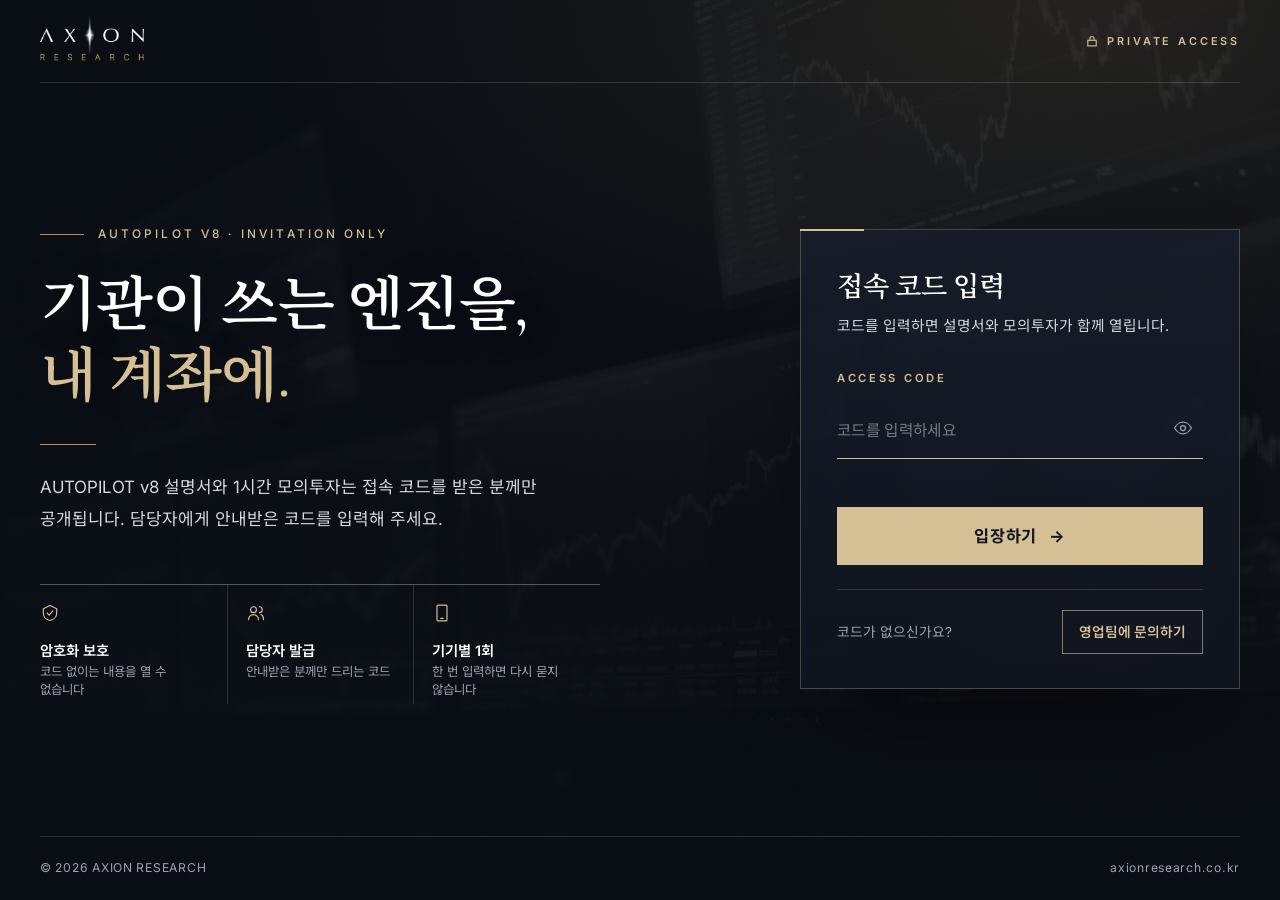
<file: autopilot/index.html>
<!doctype html>
<html lang="ko">
<head>
<meta charset="utf-8">
<meta name="viewport" content="width=device-width,initial-scale=1,viewport-fit=cover">
<meta name="robots" content="noindex, nofollow">
<meta name="theme-color" content="#0a0e15">
<title>AUTOPILOT v8 · AXION RESEARCH</title>
<link rel="icon" href="https://axionresearch.co.kr/favicon-32.png?v=2" type="image/png">
<link rel="apple-touch-icon" href="https://axionresearch.co.kr/apple-touch-icon.png?v=2">
<link rel="preconnect" href="https://fonts.googleapis.com">
<link rel="preconnect" href="https://fonts.gstatic.com" crossorigin>
<link href="https://fonts.googleapis.com/css2?family=Cormorant+Garamond:wght@500;600&family=Inter:wght@400;500;600;700&family=JetBrains+Mono:wght@500;600&family=Noto+Sans+KR:wght@400;500;600;700&family=Noto+Serif+KR:wght@500;600;700&display=swap" rel="stylesheet">
<style>
/* Entry page for the AUTOPILOT pages, in the AXION homepage hero style: ink,
   a black-and-white trading-room photo, champagne gold, serif headline.
   The page behind it is AES-GCM encrypted with a key derived from the code. */
#gate{--ink:#0a0e15;--ink-2:#101620;--gold:#b3925a;--gold-soft:#d5bf95;--fg:#f4f5f7;--fg-2:#d3d8df;--mute:#9aa3b0;--line:rgba(255,255,255,.14);--loss:#ff8a78;--ok:#94d4ac;
  position:fixed;inset:0;z-index:2147483647;overflow-y:auto;overflow-x:hidden;background:var(--ink);color:var(--fg);
  font:16px/1.75 Inter,"Noto Sans KR","Apple SD Gothic Neo",sans-serif;-webkit-font-smoothing:antialiased;word-break:keep-all;font-variant-numeric:lining-nums;
  transition:opacity .6s ease,visibility .6s}
#gate *{box-sizing:border-box;margin:0;padding:0}
#gate.leave{opacity:0;visibility:hidden}

/* backdrop */
#gate .bg{position:fixed;inset:0;background:url('/autopilot/gate-bg.jpg') center/cover no-repeat;filter:grayscale(100%) contrast(1.05);opacity:.32;animation:g-zoom 24s ease-out both}
#gate .veil{position:fixed;inset:0;background:
  radial-gradient(120% 80% at 85% 0%,rgba(179,146,90,.14),transparent 55%),
  linear-gradient(180deg,rgba(10,14,21,.55) 0%,rgba(10,14,21,.35) 35%,rgba(10,14,21,.92) 100%),
  linear-gradient(100deg,rgba(10,14,21,.9) 0%,rgba(10,14,21,.45) 60%,rgba(10,14,21,.2) 100%)}
@keyframes g-zoom{from{transform:scale(1.08)}to{transform:scale(1)}}

/* frame */
#gate .shell{position:relative;min-height:100dvh;display:flex;flex-direction:column;max-width:1240px;margin:0 auto;padding:0 max(20px,env(safe-area-inset-left)) 0 max(20px,env(safe-area-inset-right))}
#gate .top{display:flex;align-items:center;justify-content:space-between;padding:max(env(safe-area-inset-top),18px) 0 18px;border-bottom:1px solid var(--line)}
#gate .top img{display:block;width:104px;height:auto;transform:translateY(-8%)}
#gate .badge{display:inline-flex;align-items:center;gap:8px;font-size:.68rem;font-weight:600;letter-spacing:.26em;color:var(--gold-soft);text-transform:uppercase}
#gate .badge svg{width:14px;height:14px;stroke:currentColor;fill:none;stroke-width:1.6}
#gate .body{flex:1;display:grid;grid-template-columns:minmax(0,1.15fr) minmax(0,440px);gap:72px;align-items:center;padding:64px 0}

/* message */
#gate .k{display:inline-flex;align-items:center;gap:14px;font-size:.74rem;font-weight:500;letter-spacing:.26em;text-transform:uppercase;color:var(--gold-soft)}
#gate .k::before{content:"";width:44px;height:1px;background:var(--gold)}
#gate h1{margin-top:26px;font:600 clamp(2.3rem,4.6vw,3.9rem)/1.22 "Cormorant Garamond","Noto Serif KR",Georgia,serif;letter-spacing:-.015em;font-variant-numeric:lining-nums;color:#fff;text-shadow:0 2px 28px rgba(10,13,18,.6)}
#gate h1 span{color:var(--gold-soft)}
#gate .rule{width:56px;height:1px;background:var(--gold);margin:30px 0 26px}
#gate .lead{max-width:520px;font-size:1.06rem;line-height:1.9;color:var(--fg-2)}
#gate .trust{display:grid;grid-template-columns:repeat(3,minmax(0,1fr));margin-top:48px;border-top:1px solid rgba(255,255,255,.3);max-width:560px}
#gate .trust div{padding:18px 16px 4px 0}
#gate .trust div+div{padding-left:18px;border-left:1px solid var(--line)}
#gate .trust svg{width:20px;height:20px;stroke:var(--gold-soft);fill:none;stroke-width:1.4;stroke-linecap:round;stroke-linejoin:round}
#gate .trust b{display:block;margin-top:10px;font-size:.9rem;font-weight:600;color:#fff;line-height:1.4}
#gate .trust span{display:block;margin-top:2px;font-size:.78rem;color:var(--mute);line-height:1.5}

/* card */
#gate .card{position:relative;background:linear-gradient(180deg,rgba(22,30,43,.82),rgba(16,22,32,.86));border:1px solid rgba(213,191,149,.28);padding:40px 36px 34px;backdrop-filter:blur(14px);-webkit-backdrop-filter:blur(14px);box-shadow:0 40px 90px -40px rgba(0,0,0,.8)}
#gate .card::before{content:"";position:absolute;left:-1px;top:-1px;width:64px;height:2px;background:var(--gold-soft)}
#gate .card h2{font:600 1.7rem/1.3 "Cormorant Garamond","Noto Serif KR",serif;color:#fff}
#gate .card .sub{margin-top:8px;font-size:.92rem;color:var(--fg-2);line-height:1.7}
#gate form{margin-top:30px}
#gate label{display:block;font-size:.7rem;font-weight:600;letter-spacing:.24em;color:var(--gold-soft);text-transform:uppercase}
#gate .field{position:relative;margin-top:10px;border-bottom:1px solid rgba(255,255,255,.35);transition:border-color .25s}
#gate .field::after{content:"";position:absolute;left:0;bottom:-1px;height:1px;width:100%;background:var(--gold-soft);transform:scaleX(0);transform-origin:left;transition:transform .35s ease}
#gate .field:focus-within::after{transform:scaleX(1)}
#gate .field.bad{border-color:var(--loss)}
#gate .field.bad::after{background:var(--loss);transform:scaleX(1)}
#gate input{width:100%;height:60px;padding:0 48px 0 0;border:0;background:transparent;color:#fff;font:600 1.35rem/1 "JetBrains Mono",ui-monospace,Menlo,monospace;letter-spacing:.32em;outline:none;caret-color:var(--gold-soft)}
#gate input::placeholder{font:400 .98rem/1 Inter,"Noto Sans KR",sans-serif;letter-spacing:.02em;color:rgba(255,255,255,.42)}
#gate .eye{position:absolute;right:0;top:50%;transform:translateY(-50%);width:40px;height:40px;display:grid;place-items:center;border:0;background:transparent;color:var(--mute);cursor:pointer}
#gate .eye:hover{color:#fff}
#gate .eye svg{width:20px;height:20px;stroke:currentColor;fill:none;stroke-width:1.5;stroke-linecap:round;stroke-linejoin:round}
#gate .msg{min-height:24px;margin-top:10px;font-size:.88rem;color:var(--loss)}
#gate .go{position:relative;overflow:hidden;margin-top:14px;width:100%;height:58px;display:flex;align-items:center;justify-content:center;gap:12px;border:0;background:var(--gold-soft);color:var(--ink-2);font:700 1.02rem/1 Inter,"Noto Sans KR",sans-serif;letter-spacing:.04em;cursor:pointer;transition:background .25s,color .25s}
#gate .go:hover{background:#e3d3b2}
#gate .go:disabled{cursor:default}
#gate .go .arr{transition:transform .25s}
#gate .go:hover .arr{transform:translateX(4px)}
#gate .go.busy::after{content:"";position:absolute;left:0;bottom:0;height:3px;width:40%;background:var(--ink-2);animation:g-load 1s ease-in-out infinite}
#gate .go.ok{background:var(--ok);color:var(--ink-2)}
@keyframes g-load{0%{transform:translateX(-100%)}100%{transform:translateX(250%)}}
#gate .help{display:flex;justify-content:space-between;gap:12px;flex-wrap:wrap;margin-top:24px;padding-top:20px;border-top:1px solid var(--line);font-size:.86rem;color:var(--mute)}
#gate .help{align-items:center}
#gate .help a.call{display:inline-block;padding:9px 16px;border:1px solid rgba(213,191,149,.6);color:var(--gold-soft);text-decoration:none;font-weight:600;transition:background .25s,color .25s}
#gate .help a.call:hover{background:var(--gold-soft);color:var(--ink-2)}
#gate .foot{display:flex;justify-content:space-between;gap:12px;flex-wrap:wrap;padding:20px 0 max(env(safe-area-inset-bottom),22px);border-top:1px solid var(--line);font-size:.76rem;letter-spacing:.06em;color:var(--mute)}

/* motion */
#gate .in{opacity:0;transform:translateY(18px);animation:g-in .8s cubic-bezier(.2,.8,.2,1) forwards}
#gate .d1{animation-delay:.05s}#gate .d2{animation-delay:.15s}#gate .d3{animation-delay:.25s}#gate .d4{animation-delay:.35s}#gate .d5{animation-delay:.45s}
@keyframes g-in{to{opacity:1;transform:none}}
#gate .shake{animation:g-shake .42s cubic-bezier(.36,.07,.19,.97)}
@keyframes g-shake{10%,90%{transform:translateX(-1px)}20%,80%{transform:translateX(3px)}30%,50%,70%{transform:translateX(-6px)}40%,60%{transform:translateX(6px)}}
@media (prefers-reduced-motion:reduce){#gate .bg,#gate .in,#gate .shake,#gate .go.busy::after{animation:none}#gate .in{opacity:1;transform:none}}

/* opening an already-unlocked browser: logo splash only */
#gate .splash{position:fixed;inset:0;display:none;flex-direction:column;align-items:center;justify-content:center;gap:22px}
#gate .splash img{width:132px;height:auto}
#gate .splash i{display:block;width:120px;height:1px;background:rgba(213,191,149,.25);position:relative;overflow:hidden}
#gate .splash i::after{content:"";position:absolute;inset:0;width:40%;background:var(--gold-soft);animation:g-load 1.1s ease-in-out infinite}
#gate[data-state="checking"] .shell{display:none}
#gate[data-state="checking"] .splash{display:flex}

@media (max-width:960px){
  /* One column: message, then the code card, then the trust row. */
  #gate .body{display:flex;flex-direction:column;align-items:stretch;gap:0;padding:44px 0 40px}
  #gate .msg-col{display:contents}
  #gate .card{order:5;margin-top:36px;max-width:520px;width:100%}
  #gate .trust{order:6;margin-top:36px}
}
@media (max-width:560px){
  #gate .top img{width:92px}
  #gate .badge{font-size:.62rem;letter-spacing:.18em}
  #gate .body{padding:32px 0 32px}
  #gate h1{font-size:2.15rem;line-height:1.28;margin-top:20px}
  #gate .rule{margin:24px 0 20px}
  #gate .lead{font-size:1rem}
  #gate .card{padding:30px 22px 26px}
  #gate .card h2{font-size:1.5rem}
  #gate input{font-size:1.2rem;letter-spacing:.26em}
  #gate .card{margin-top:30px}
  #gate .trust{margin-top:30px}
  #gate .trust div{padding-right:8px}
  #gate .trust div+div{padding-left:12px}
  #gate .trust b{font-size:.84rem}
  #gate .trust span{font-size:.72rem}
  #gate .k{font-size:.66rem;letter-spacing:.16em;gap:10px}
  #gate .k::before{width:24px}
}
</style>
</head>
<body style="margin:0;background:#0a0e15">
<div id="gate" data-state="checking">
  <div class="bg" aria-hidden="true"></div>
  <div class="veil" aria-hidden="true"></div>

  <div class="splash" role="status" aria-label="불러오는 중">
    <img src="/autopilot/axion-wordmark.png" alt="AXION RESEARCH" width="132" height="58">
    <i aria-hidden="true"></i>
  </div>

  <div class="shell">
    <header class="top in d1">
      <img src="/autopilot/axion-wordmark.png" alt="AXION RESEARCH" width="104" height="46">
      <span class="badge"><svg viewBox="0 0 20 20" aria-hidden="true"><rect x="4" y="9" width="12" height="8"/><path d="M7 9V6.5a3 3 0 0 1 6 0V9"/></svg>Private Access</span>
    </header>

    <main class="body">
      <section class="msg-col">
        <p class="k in d1">AUTOPILOT v8 · Invitation Only</p>
        <h1 class="in d2">기관이 쓰는 엔진을,<br><span>내 계좌에.</span></h1>
        <div class="rule in d3" aria-hidden="true"></div>
        <p class="lead in d3">AUTOPILOT v8 설명서와 1시간 모의투자는 접속 코드를 받은 분께만 공개됩니다. 담당자에게 안내받은 코드를 입력해 주세요.</p>
        <div class="trust in d5">
          <div><svg viewBox="0 0 24 24" aria-hidden="true"><path d="M12 3l8 4v5c0 4.5-3.4 8.2-8 9-4.6-.8-8-4.5-8-9V7z"/><path d="M8.5 12l2.5 2.5 4.5-5"/></svg><b>암호화 보호</b><span>코드 없이는 내용을 열 수 없습니다</span></div>
          <div><svg viewBox="0 0 24 24" aria-hidden="true"><circle cx="9" cy="8" r="3.5"/><path d="M3 20c0-3.3 2.7-6 6-6s6 2.7 6 6"/><path d="M16 4.5a3.5 3.5 0 0 1 0 7M18 14c2 .7 3 2.6 3 6"/></svg><b>담당자 발급</b><span>안내받은 분께만 드리는 코드</span></div>
          <div><svg viewBox="0 0 24 24" aria-hidden="true"><rect x="6" y="2.5" width="12" height="19" rx="1.5"/><path d="M10.5 18.5h3"/></svg><b>기기별 1회</b><span>한 번 입력하면 다시 묻지 않습니다</span></div>
        </div>
      </section>

      <section class="card in d4" aria-labelledby="gate-title">
        <h2 id="gate-title">접속 코드 입력</h2>
        <p class="sub">코드를 입력하면 설명서와 모의투자가 함께 열립니다.</p>
        <form id="gate-form" novalidate>
          <label for="gate-code">Access Code</label>
          <div class="field" id="gate-field">
            <input id="gate-code" type="password" autocomplete="off" autocapitalize="none" autocorrect="off" spellcheck="false" enterkeyhint="go" placeholder="코드를 입력하세요" aria-describedby="gate-err">
            <button type="button" class="eye" id="gate-eye" aria-label="코드 보기" aria-pressed="false">
              <svg viewBox="0 0 24 24" aria-hidden="true"><path d="M2 12s3.6-7 10-7 10 7 10 7-3.6 7-10 7S2 12 2 12z"/><circle cx="12" cy="12" r="3"/></svg>
            </button>
          </div>
          <p class="msg" id="gate-err" role="alert" aria-live="assertive"></p>
          <button type="submit" class="go" id="gate-btn"><span id="gate-btn-t">입장하기</span><span class="arr" aria-hidden="true">→</span></button>
        </form>
        <div class="help"><span>코드가 없으신가요?</span><a class="call" href="tel:01063855874">영업팀에 문의하기</a></div>
      </section>
    </main>

    <footer class="foot"><span>© 2026 AXION RESEARCH</span><span>axionresearch.co.kr</span></footer>
  </div>
</div>
<div id="root"></div>
<script>
(function () {
  var MODE = 'document'          // 'document': replace this page · 'module': run as an app bundle
  var SRC = '/autopilot/manual.enc'            // encrypted payload: 12-byte IV + AES-GCM ciphertext
  var CSS = ''            // stylesheet to load once unlocked (module mode)
  var SALT = 'I9Cs0TnPykfwk7oiEt+r3w=='          // PBKDF2 salt (base64), shared by every AUTOPILOT page
  var ITER = 310000
  var STORE = 'autopilot.key'    // derived key, so the code is asked once per browser

  var gate = document.getElementById('gate')
  var form = document.getElementById('gate-form')
  var field = document.getElementById('gate-field')
  var input = document.getElementById('gate-code')
  var eye = document.getElementById('gate-eye')
  var btn = document.getElementById('gate-btn')
  var btnT = document.getElementById('gate-btn-t')
  var err = document.getElementById('gate-err')
  var payload = null

  function b64(bytes) { var s = ''; for (var i = 0; i < bytes.length; i++) s += String.fromCharCode(bytes[i]); return btoa(s) }
  function unb64(s) { var b = atob(s), u = new Uint8Array(b.length); for (var i = 0; i < b.length; i++) u[i] = b.charCodeAt(i); return u }

  function load() {
    if (!payload) payload = fetch(SRC, { cache: 'no-cache' }).then(function (r) { if (!r.ok) throw new Error('HTTP ' + r.status); return r.arrayBuffer() })
    return payload
  }

  function derive(code) {
    return crypto.subtle.importKey('raw', new TextEncoder().encode(code), 'PBKDF2', false, ['deriveBits']).then(function (base) {
      return crypto.subtle.deriveBits({ name: 'PBKDF2', salt: unb64(SALT), iterations: ITER, hash: 'SHA-256' }, base, 256)
    }).then(function (bits) { return new Uint8Array(bits) })
  }

  function decrypt(raw) {
    return Promise.all([load(), crypto.subtle.importKey('raw', raw, 'AES-GCM', false, ['decrypt'])]).then(function (r) {
      var buf = new Uint8Array(r[0])
      return crypto.subtle.decrypt({ name: 'AES-GCM', iv: buf.slice(0, 12) }, r[1], buf.slice(12))
    })
  }

  function show(plain) {
    if (MODE === 'document') {
      var html = new TextDecoder().decode(plain)
      document.open(); document.write(html); document.close()
      return
    }
    if (CSS) { var l = document.createElement('link'); l.rel = 'stylesheet'; l.href = CSS; document.head.appendChild(l) }
    var s = document.createElement('script')
    s.type = 'module'
    s.src = URL.createObjectURL(new Blob([plain], { type: 'text/javascript' }))
    document.body.appendChild(s)
    document.body.style.background = ''
    gate.classList.add('leave')
    setTimeout(function () { gate.remove() }, 700)
  }

  function ask() {
    gate.setAttribute('data-state', 'ask')
    // Do not pop the keyboard over the page on phones.
    if (window.matchMedia && matchMedia('(pointer:fine)').matches) input.focus()
  }

  function busy(on) {
    btn.disabled = on
    btn.classList.toggle('busy', on)
    btnT.textContent = on ? '확인 중' : '입장하기'
  }

  function fail(text) {
    busy(false)
    err.textContent = text
    field.classList.add('bad')
    input.setAttribute('aria-invalid', 'true')
    field.classList.remove('shake'); void field.offsetWidth; field.classList.add('shake')
    input.select()
  }

  eye.addEventListener('click', function () {
    var visible = input.type === 'text'
    input.type = visible ? 'password' : 'text'
    eye.setAttribute('aria-pressed', String(!visible))
    eye.setAttribute('aria-label', visible ? '코드 보기' : '코드 숨기기')
    input.focus()
  })

  input.addEventListener('input', function () { err.textContent = ''; field.classList.remove('bad'); input.removeAttribute('aria-invalid') })

  form.addEventListener('submit', function (e) {
    e.preventDefault()
    var code = input.value.trim().toLowerCase()
    if (!code) { fail('접속 코드를 입력해 주세요.'); return }
    busy(true)
    err.textContent = ''
    var raw
    derive(code).then(function (k) { raw = k; return decrypt(k) }).then(function (plain) {
      try { localStorage.setItem(STORE, b64(raw)) } catch (_) {}
      btn.classList.remove('busy'); btn.classList.add('ok'); btnT.textContent = '확인되었습니다'
      setTimeout(function () { show(plain) }, 450)
    }, function (e2) {
      if (e2 && e2.name === 'OperationError') fail('코드가 맞지 않습니다. 다시 확인해 주세요.')
      else fail('페이지를 불러오지 못했습니다. 잠시 후 다시 시도해 주세요.')
    })
  })

  if (!window.crypto || !crypto.subtle) { ask(); fail('이 브라우저에서는 열 수 없습니다. 최신 브라우저로 열어 주세요.'); btn.disabled = true; return }

  // Already unlocked in this browser: open straight away behind the logo splash.
  var saved = null
  try { saved = localStorage.getItem(STORE) } catch (_) {}
  if (!saved) return ask()
  decrypt(unb64(saved)).then(show, function () {
    try { localStorage.removeItem(STORE) } catch (_) {}
    ask()
  })
})()
</script>
</body>
</html>
</file>
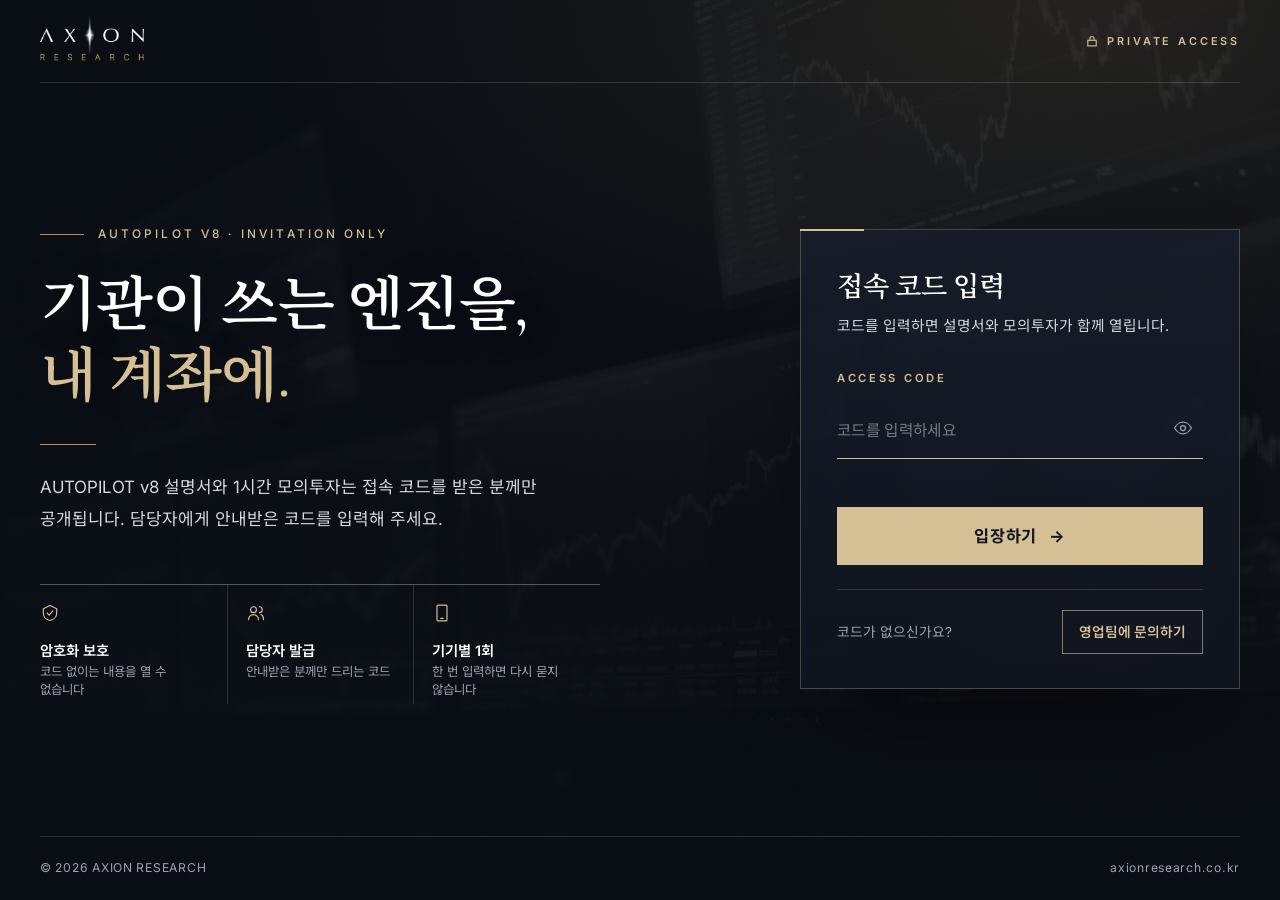
<file: autopilot/trial/index.html>
<!doctype html>
<html lang="ko">
<head>
<meta charset="utf-8">
<meta name="viewport" content="width=device-width,initial-scale=1,viewport-fit=cover">
<meta name="robots" content="noindex, nofollow">
<meta name="theme-color" content="#0a0e15">
<title>AUTOPILOT v8 모의투자 · AXION RESEARCH</title>
<link rel="icon" href="https://axionresearch.co.kr/favicon-32.png?v=2" type="image/png">
<link rel="apple-touch-icon" href="https://axionresearch.co.kr/apple-touch-icon.png?v=2">
<link rel="preconnect" href="https://fonts.googleapis.com">
<link rel="preconnect" href="https://fonts.gstatic.com" crossorigin>
<link href="https://fonts.googleapis.com/css2?family=Cormorant+Garamond:wght@500;600&family=Inter:wght@400;500;600;700&family=JetBrains+Mono:wght@500;600&family=Noto+Sans+KR:wght@400;500;600;700&family=Noto+Serif+KR:wght@500;600;700&display=swap" rel="stylesheet">
<style>
/* Entry page for the AUTOPILOT pages, in the AXION homepage hero style: ink,
   a black-and-white trading-room photo, champagne gold, serif headline.
   The page behind it is AES-GCM encrypted with a key derived from the code. */
#gate{--ink:#0a0e15;--ink-2:#101620;--gold:#b3925a;--gold-soft:#d5bf95;--fg:#f4f5f7;--fg-2:#d3d8df;--mute:#9aa3b0;--line:rgba(255,255,255,.14);--loss:#ff8a78;--ok:#94d4ac;
  position:fixed;inset:0;z-index:2147483647;overflow-y:auto;overflow-x:hidden;background:var(--ink);color:var(--fg);
  font:16px/1.75 Inter,"Noto Sans KR","Apple SD Gothic Neo",sans-serif;-webkit-font-smoothing:antialiased;word-break:keep-all;font-variant-numeric:lining-nums;
  transition:opacity .6s ease,visibility .6s}
#gate *{box-sizing:border-box;margin:0;padding:0}
#gate.leave{opacity:0;visibility:hidden}

/* backdrop */
#gate .bg{position:fixed;inset:0;background:url('/autopilot/gate-bg.jpg') center/cover no-repeat;filter:grayscale(100%) contrast(1.05);opacity:.32;animation:g-zoom 24s ease-out both}
#gate .veil{position:fixed;inset:0;background:
  radial-gradient(120% 80% at 85% 0%,rgba(179,146,90,.14),transparent 55%),
  linear-gradient(180deg,rgba(10,14,21,.55) 0%,rgba(10,14,21,.35) 35%,rgba(10,14,21,.92) 100%),
  linear-gradient(100deg,rgba(10,14,21,.9) 0%,rgba(10,14,21,.45) 60%,rgba(10,14,21,.2) 100%)}
@keyframes g-zoom{from{transform:scale(1.08)}to{transform:scale(1)}}

/* frame */
#gate .shell{position:relative;min-height:100dvh;display:flex;flex-direction:column;max-width:1240px;margin:0 auto;padding:0 max(20px,env(safe-area-inset-left)) 0 max(20px,env(safe-area-inset-right))}
#gate .top{display:flex;align-items:center;justify-content:space-between;padding:max(env(safe-area-inset-top),18px) 0 18px;border-bottom:1px solid var(--line)}
#gate .top img{display:block;width:104px;height:auto;transform:translateY(-8%)}
#gate .badge{display:inline-flex;align-items:center;gap:8px;font-size:.68rem;font-weight:600;letter-spacing:.26em;color:var(--gold-soft);text-transform:uppercase}
#gate .badge svg{width:14px;height:14px;stroke:currentColor;fill:none;stroke-width:1.6}
#gate .body{flex:1;display:grid;grid-template-columns:minmax(0,1.15fr) minmax(0,440px);gap:72px;align-items:center;padding:64px 0}

/* message */
#gate .k{display:inline-flex;align-items:center;gap:14px;font-size:.74rem;font-weight:500;letter-spacing:.26em;text-transform:uppercase;color:var(--gold-soft)}
#gate .k::before{content:"";width:44px;height:1px;background:var(--gold)}
#gate h1{margin-top:26px;font:600 clamp(2.3rem,4.6vw,3.9rem)/1.22 "Cormorant Garamond","Noto Serif KR",Georgia,serif;letter-spacing:-.015em;font-variant-numeric:lining-nums;color:#fff;text-shadow:0 2px 28px rgba(10,13,18,.6)}
#gate h1 span{color:var(--gold-soft)}
#gate .rule{width:56px;height:1px;background:var(--gold);margin:30px 0 26px}
#gate .lead{max-width:520px;font-size:1.06rem;line-height:1.9;color:var(--fg-2)}
#gate .trust{display:grid;grid-template-columns:repeat(3,minmax(0,1fr));margin-top:48px;border-top:1px solid rgba(255,255,255,.3);max-width:560px}
#gate .trust div{padding:18px 16px 4px 0}
#gate .trust div+div{padding-left:18px;border-left:1px solid var(--line)}
#gate .trust svg{width:20px;height:20px;stroke:var(--gold-soft);fill:none;stroke-width:1.4;stroke-linecap:round;stroke-linejoin:round}
#gate .trust b{display:block;margin-top:10px;font-size:.9rem;font-weight:600;color:#fff;line-height:1.4}
#gate .trust span{display:block;margin-top:2px;font-size:.78rem;color:var(--mute);line-height:1.5}

/* card */
#gate .card{position:relative;background:linear-gradient(180deg,rgba(22,30,43,.82),rgba(16,22,32,.86));border:1px solid rgba(213,191,149,.28);padding:40px 36px 34px;backdrop-filter:blur(14px);-webkit-backdrop-filter:blur(14px);box-shadow:0 40px 90px -40px rgba(0,0,0,.8)}
#gate .card::before{content:"";position:absolute;left:-1px;top:-1px;width:64px;height:2px;background:var(--gold-soft)}
#gate .card h2{font:600 1.7rem/1.3 "Cormorant Garamond","Noto Serif KR",serif;color:#fff}
#gate .card .sub{margin-top:8px;font-size:.92rem;color:var(--fg-2);line-height:1.7}
#gate form{margin-top:30px}
#gate label{display:block;font-size:.7rem;font-weight:600;letter-spacing:.24em;color:var(--gold-soft);text-transform:uppercase}
#gate .field{position:relative;margin-top:10px;border-bottom:1px solid rgba(255,255,255,.35);transition:border-color .25s}
#gate .field::after{content:"";position:absolute;left:0;bottom:-1px;height:1px;width:100%;background:var(--gold-soft);transform:scaleX(0);transform-origin:left;transition:transform .35s ease}
#gate .field:focus-within::after{transform:scaleX(1)}
#gate .field.bad{border-color:var(--loss)}
#gate .field.bad::after{background:var(--loss);transform:scaleX(1)}
#gate input{width:100%;height:60px;padding:0 48px 0 0;border:0;background:transparent;color:#fff;font:600 1.35rem/1 "JetBrains Mono",ui-monospace,Menlo,monospace;letter-spacing:.32em;outline:none;caret-color:var(--gold-soft)}
#gate input::placeholder{font:400 .98rem/1 Inter,"Noto Sans KR",sans-serif;letter-spacing:.02em;color:rgba(255,255,255,.42)}
#gate .eye{position:absolute;right:0;top:50%;transform:translateY(-50%);width:40px;height:40px;display:grid;place-items:center;border:0;background:transparent;color:var(--mute);cursor:pointer}
#gate .eye:hover{color:#fff}
#gate .eye svg{width:20px;height:20px;stroke:currentColor;fill:none;stroke-width:1.5;stroke-linecap:round;stroke-linejoin:round}
#gate .msg{min-height:24px;margin-top:10px;font-size:.88rem;color:var(--loss)}
#gate .go{position:relative;overflow:hidden;margin-top:14px;width:100%;height:58px;display:flex;align-items:center;justify-content:center;gap:12px;border:0;background:var(--gold-soft);color:var(--ink-2);font:700 1.02rem/1 Inter,"Noto Sans KR",sans-serif;letter-spacing:.04em;cursor:pointer;transition:background .25s,color .25s}
#gate .go:hover{background:#e3d3b2}
#gate .go:disabled{cursor:default}
#gate .go .arr{transition:transform .25s}
#gate .go:hover .arr{transform:translateX(4px)}
#gate .go.busy::after{content:"";position:absolute;left:0;bottom:0;height:3px;width:40%;background:var(--ink-2);animation:g-load 1s ease-in-out infinite}
#gate .go.ok{background:var(--ok);color:var(--ink-2)}
@keyframes g-load{0%{transform:translateX(-100%)}100%{transform:translateX(250%)}}
#gate .help{display:flex;justify-content:space-between;gap:12px;flex-wrap:wrap;margin-top:24px;padding-top:20px;border-top:1px solid var(--line);font-size:.86rem;color:var(--mute)}
#gate .help{align-items:center}
#gate .help a.call{display:inline-block;padding:9px 16px;border:1px solid rgba(213,191,149,.6);color:var(--gold-soft);text-decoration:none;font-weight:600;transition:background .25s,color .25s}
#gate .help a.call:hover{background:var(--gold-soft);color:var(--ink-2)}
#gate .foot{display:flex;justify-content:space-between;gap:12px;flex-wrap:wrap;padding:20px 0 max(env(safe-area-inset-bottom),22px);border-top:1px solid var(--line);font-size:.76rem;letter-spacing:.06em;color:var(--mute)}

/* motion */
#gate .in{opacity:0;transform:translateY(18px);animation:g-in .8s cubic-bezier(.2,.8,.2,1) forwards}
#gate .d1{animation-delay:.05s}#gate .d2{animation-delay:.15s}#gate .d3{animation-delay:.25s}#gate .d4{animation-delay:.35s}#gate .d5{animation-delay:.45s}
@keyframes g-in{to{opacity:1;transform:none}}
#gate .shake{animation:g-shake .42s cubic-bezier(.36,.07,.19,.97)}
@keyframes g-shake{10%,90%{transform:translateX(-1px)}20%,80%{transform:translateX(3px)}30%,50%,70%{transform:translateX(-6px)}40%,60%{transform:translateX(6px)}}
@media (prefers-reduced-motion:reduce){#gate .bg,#gate .in,#gate .shake,#gate .go.busy::after{animation:none}#gate .in{opacity:1;transform:none}}

/* opening an already-unlocked browser: logo splash only */
#gate .splash{position:fixed;inset:0;display:none;flex-direction:column;align-items:center;justify-content:center;gap:22px}
#gate .splash img{width:132px;height:auto}
#gate .splash i{display:block;width:120px;height:1px;background:rgba(213,191,149,.25);position:relative;overflow:hidden}
#gate .splash i::after{content:"";position:absolute;inset:0;width:40%;background:var(--gold-soft);animation:g-load 1.1s ease-in-out infinite}
#gate[data-state="checking"] .shell{display:none}
#gate[data-state="checking"] .splash{display:flex}

@media (max-width:960px){
  /* One column: message, then the code card, then the trust row. */
  #gate .body{display:flex;flex-direction:column;align-items:stretch;gap:0;padding:44px 0 40px}
  #gate .msg-col{display:contents}
  #gate .card{order:5;margin-top:36px;max-width:520px;width:100%}
  #gate .trust{order:6;margin-top:36px}
}
@media (max-width:560px){
  #gate .top img{width:92px}
  #gate .badge{font-size:.62rem;letter-spacing:.18em}
  #gate .body{padding:32px 0 32px}
  #gate h1{font-size:2.15rem;line-height:1.28;margin-top:20px}
  #gate .rule{margin:24px 0 20px}
  #gate .lead{font-size:1rem}
  #gate .card{padding:30px 22px 26px}
  #gate .card h2{font-size:1.5rem}
  #gate input{font-size:1.2rem;letter-spacing:.26em}
  #gate .card{margin-top:30px}
  #gate .trust{margin-top:30px}
  #gate .trust div{padding-right:8px}
  #gate .trust div+div{padding-left:12px}
  #gate .trust b{font-size:.84rem}
  #gate .trust span{font-size:.72rem}
  #gate .k{font-size:.66rem;letter-spacing:.16em;gap:10px}
  #gate .k::before{width:24px}
}
</style>
</head>
<body style="margin:0;background:#0a0e15">
<div id="gate" data-state="checking">
  <div class="bg" aria-hidden="true"></div>
  <div class="veil" aria-hidden="true"></div>

  <div class="splash" role="status" aria-label="불러오는 중">
    <img src="/autopilot/axion-wordmark.png" alt="AXION RESEARCH" width="132" height="58">
    <i aria-hidden="true"></i>
  </div>

  <div class="shell">
    <header class="top in d1">
      <img src="/autopilot/axion-wordmark.png" alt="AXION RESEARCH" width="104" height="46">
      <span class="badge"><svg viewBox="0 0 20 20" aria-hidden="true"><rect x="4" y="9" width="12" height="8"/><path d="M7 9V6.5a3 3 0 0 1 6 0V9"/></svg>Private Access</span>
    </header>

    <main class="body">
      <section class="msg-col">
        <p class="k in d1">AUTOPILOT v8 · Invitation Only</p>
        <h1 class="in d2">기관이 쓰는 엔진을,<br><span>내 계좌에.</span></h1>
        <div class="rule in d3" aria-hidden="true"></div>
        <p class="lead in d3">AUTOPILOT v8 설명서와 1시간 모의투자는 접속 코드를 받은 분께만 공개됩니다. 담당자에게 안내받은 코드를 입력해 주세요.</p>
        <div class="trust in d5">
          <div><svg viewBox="0 0 24 24" aria-hidden="true"><path d="M12 3l8 4v5c0 4.5-3.4 8.2-8 9-4.6-.8-8-4.5-8-9V7z"/><path d="M8.5 12l2.5 2.5 4.5-5"/></svg><b>암호화 보호</b><span>코드 없이는 내용을 열 수 없습니다</span></div>
          <div><svg viewBox="0 0 24 24" aria-hidden="true"><circle cx="9" cy="8" r="3.5"/><path d="M3 20c0-3.3 2.7-6 6-6s6 2.7 6 6"/><path d="M16 4.5a3.5 3.5 0 0 1 0 7M18 14c2 .7 3 2.6 3 6"/></svg><b>담당자 발급</b><span>안내받은 분께만 드리는 코드</span></div>
          <div><svg viewBox="0 0 24 24" aria-hidden="true"><rect x="6" y="2.5" width="12" height="19" rx="1.5"/><path d="M10.5 18.5h3"/></svg><b>기기별 1회</b><span>한 번 입력하면 다시 묻지 않습니다</span></div>
        </div>
      </section>

      <section class="card in d4" aria-labelledby="gate-title">
        <h2 id="gate-title">접속 코드 입력</h2>
        <p class="sub">코드를 입력하면 설명서와 모의투자가 함께 열립니다.</p>
        <form id="gate-form" novalidate>
          <label for="gate-code">Access Code</label>
          <div class="field" id="gate-field">
            <input id="gate-code" type="password" autocomplete="off" autocapitalize="none" autocorrect="off" spellcheck="false" enterkeyhint="go" placeholder="코드를 입력하세요" aria-describedby="gate-err">
            <button type="button" class="eye" id="gate-eye" aria-label="코드 보기" aria-pressed="false">
              <svg viewBox="0 0 24 24" aria-hidden="true"><path d="M2 12s3.6-7 10-7 10 7 10 7-3.6 7-10 7S2 12 2 12z"/><circle cx="12" cy="12" r="3"/></svg>
            </button>
          </div>
          <p class="msg" id="gate-err" role="alert" aria-live="assertive"></p>
          <button type="submit" class="go" id="gate-btn"><span id="gate-btn-t">입장하기</span><span class="arr" aria-hidden="true">→</span></button>
        </form>
        <div class="help"><span>코드가 없으신가요?</span><a class="call" href="tel:01063855874">영업팀에 문의하기</a></div>
      </section>
    </main>

    <footer class="foot"><span>© 2026 AXION RESEARCH</span><span>axionresearch.co.kr</span></footer>
  </div>
</div>
<div id="root"></div>
<script>
(function () {
  var MODE = 'module'          // 'document': replace this page · 'module': run as an app bundle
  var SRC = '/autopilot/trial/app.enc'            // encrypted payload: 12-byte IV + AES-GCM ciphertext
  var CSS = '/autopilot/trial/assets/index-GJoKu2Ey.css'            // stylesheet to load once unlocked (module mode)
  var SALT = 'I9Cs0TnPykfwk7oiEt+r3w=='          // PBKDF2 salt (base64), shared by every AUTOPILOT page
  var ITER = 310000
  var STORE = 'autopilot.key'    // derived key, so the code is asked once per browser

  var gate = document.getElementById('gate')
  var form = document.getElementById('gate-form')
  var field = document.getElementById('gate-field')
  var input = document.getElementById('gate-code')
  var eye = document.getElementById('gate-eye')
  var btn = document.getElementById('gate-btn')
  var btnT = document.getElementById('gate-btn-t')
  var err = document.getElementById('gate-err')
  var payload = null

  function b64(bytes) { var s = ''; for (var i = 0; i < bytes.length; i++) s += String.fromCharCode(bytes[i]); return btoa(s) }
  function unb64(s) { var b = atob(s), u = new Uint8Array(b.length); for (var i = 0; i < b.length; i++) u[i] = b.charCodeAt(i); return u }

  function load() {
    if (!payload) payload = fetch(SRC, { cache: 'no-cache' }).then(function (r) { if (!r.ok) throw new Error('HTTP ' + r.status); return r.arrayBuffer() })
    return payload
  }

  function derive(code) {
    return crypto.subtle.importKey('raw', new TextEncoder().encode(code), 'PBKDF2', false, ['deriveBits']).then(function (base) {
      return crypto.subtle.deriveBits({ name: 'PBKDF2', salt: unb64(SALT), iterations: ITER, hash: 'SHA-256' }, base, 256)
    }).then(function (bits) { return new Uint8Array(bits) })
  }

  function decrypt(raw) {
    return Promise.all([load(), crypto.subtle.importKey('raw', raw, 'AES-GCM', false, ['decrypt'])]).then(function (r) {
      var buf = new Uint8Array(r[0])
      return crypto.subtle.decrypt({ name: 'AES-GCM', iv: buf.slice(0, 12) }, r[1], buf.slice(12))
    })
  }

  function show(plain) {
    if (MODE === 'document') {
      var html = new TextDecoder().decode(plain)
      document.open(); document.write(html); document.close()
      return
    }
    if (CSS) { var l = document.createElement('link'); l.rel = 'stylesheet'; l.href = CSS; document.head.appendChild(l) }
    var s = document.createElement('script')
    s.type = 'module'
    s.src = URL.createObjectURL(new Blob([plain], { type: 'text/javascript' }))
    document.body.appendChild(s)
    document.body.style.background = ''
    gate.classList.add('leave')
    setTimeout(function () { gate.remove() }, 700)
  }

  function ask() {
    gate.setAttribute('data-state', 'ask')
    // Do not pop the keyboard over the page on phones.
    if (window.matchMedia && matchMedia('(pointer:fine)').matches) input.focus()
  }

  function busy(on) {
    btn.disabled = on
    btn.classList.toggle('busy', on)
    btnT.textContent = on ? '확인 중' : '입장하기'
  }

  function fail(text) {
    busy(false)
    err.textContent = text
    field.classList.add('bad')
    input.setAttribute('aria-invalid', 'true')
    field.classList.remove('shake'); void field.offsetWidth; field.classList.add('shake')
    input.select()
  }

  eye.addEventListener('click', function () {
    var visible = input.type === 'text'
    input.type = visible ? 'password' : 'text'
    eye.setAttribute('aria-pressed', String(!visible))
    eye.setAttribute('aria-label', visible ? '코드 보기' : '코드 숨기기')
    input.focus()
  })

  input.addEventListener('input', function () { err.textContent = ''; field.classList.remove('bad'); input.removeAttribute('aria-invalid') })

  form.addEventListener('submit', function (e) {
    e.preventDefault()
    var code = input.value.trim().toLowerCase()
    if (!code) { fail('접속 코드를 입력해 주세요.'); return }
    busy(true)
    err.textContent = ''
    var raw
    derive(code).then(function (k) { raw = k; return decrypt(k) }).then(function (plain) {
      try { localStorage.setItem(STORE, b64(raw)) } catch (_) {}
      btn.classList.remove('busy'); btn.classList.add('ok'); btnT.textContent = '확인되었습니다'
      setTimeout(function () { show(plain) }, 450)
    }, function (e2) {
      if (e2 && e2.name === 'OperationError') fail('코드가 맞지 않습니다. 다시 확인해 주세요.')
      else fail('페이지를 불러오지 못했습니다. 잠시 후 다시 시도해 주세요.')
    })
  })

  if (!window.crypto || !crypto.subtle) { ask(); fail('이 브라우저에서는 열 수 없습니다. 최신 브라우저로 열어 주세요.'); btn.disabled = true; return }

  // Already unlocked in this browser: open straight away behind the logo splash.
  var saved = null
  try { saved = localStorage.getItem(STORE) } catch (_) {}
  if (!saved) return ask()
  decrypt(unb64(saved)).then(show, function () {
    try { localStorage.removeItem(STORE) } catch (_) {}
    ask()
  })
})()
</script>
</body>
</html>
</file>
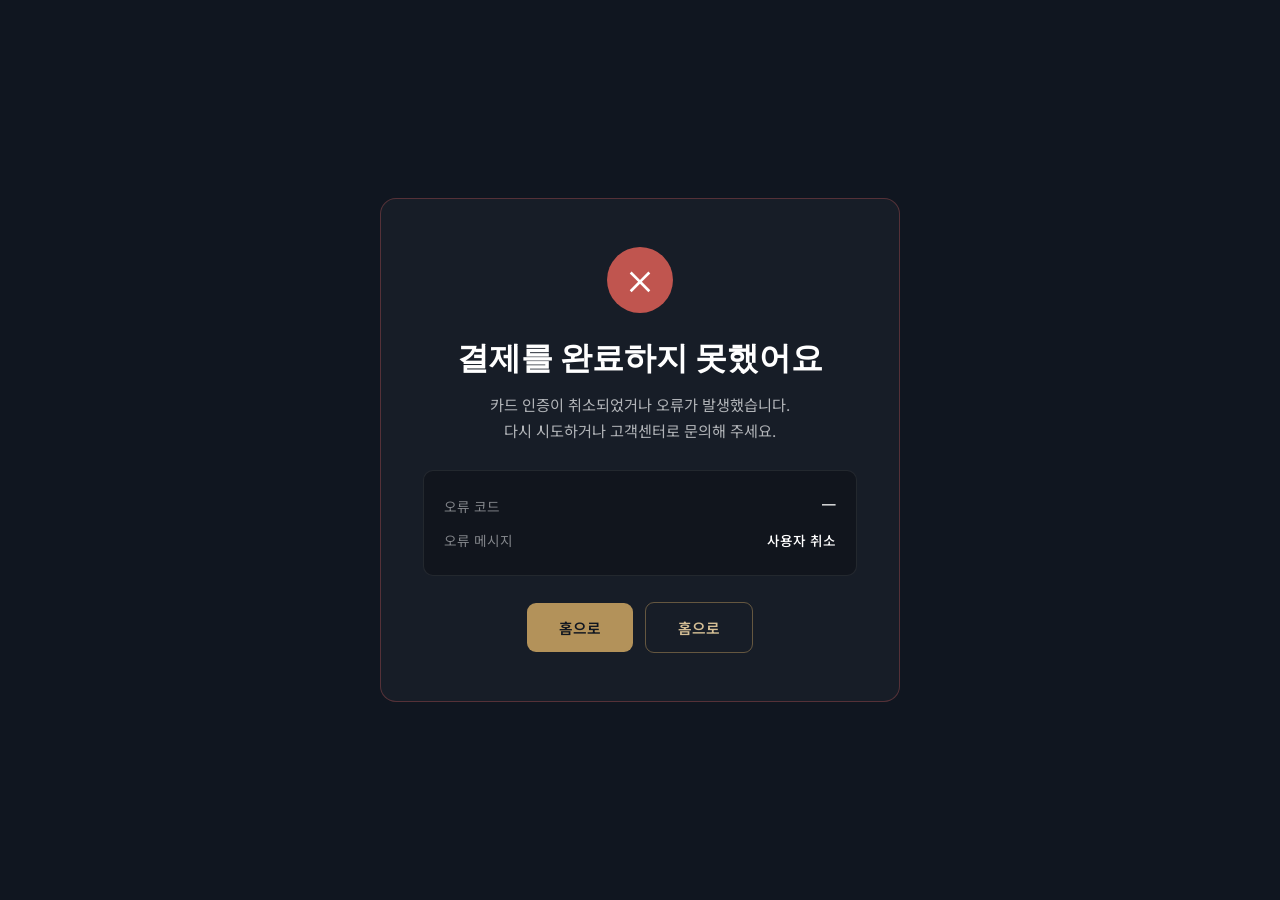
<file: subscribe-fail.html>
<!doctype html>
<html lang="ko">
<head>
<meta charset="utf-8">
<meta name="viewport" content="width=device-width,initial-scale=1">
<meta name="robots" content="noindex,nofollow">
<title>AXION · 결제 실패</title>
<link rel="preconnect" href="https://fonts.googleapis.com">
<link rel="preconnect" href="https://fonts.gstatic.com" crossorigin>
<link href="https://fonts.googleapis.com/css2?family=Cormorant+Garamond:wght@500;600&family=Inter:wght@400;500;600&family=Noto+Sans+KR:wght@400;500&display=swap" rel="stylesheet">
<style>
:root{--ink:#101620;--paper:#f4f5f7;--gold:#b3925a;--gold-soft:#d5bf95;
  --serif:'Cormorant Garamond','Georgia',serif;--sans:'Inter','Noto Sans KR',sans-serif;}
*{box-sizing:border-box;margin:0;padding:0}
body{font-family:var(--sans);background:var(--ink);color:var(--paper);min-height:100vh;display:flex;align-items:center;justify-content:center;padding:32px}
.card{max-width:520px;width:100%;background:rgba(255,255,255,.03);border:1px solid rgba(200,90,90,.35);border-radius:16px;padding:48px 42px;text-align:center}
.mark{width:66px;height:66px;margin:0 auto 24px;border-radius:50%;background:#c0554f;display:flex;align-items:center;justify-content:center}
.mark svg{width:32px;height:32px}
h1{font-family:var(--serif);font-weight:600;font-size:2rem;color:#fff;margin-bottom:12px}
.lead{color:rgba(244,245,247,.7);line-height:1.7;font-size:.95rem;margin-bottom:26px}
.info{text-align:left;background:rgba(0,0,0,.25);border:1px solid rgba(255,255,255,.08);border-radius:10px;padding:18px 20px;font-size:.85rem;margin-bottom:26px}
.info .row{display:flex;justify-content:space-between;padding:7px 0;gap:16px}
.info .k{color:rgba(244,245,247,.5)}
.info .v{color:#fff;font-weight:500;text-align:right;word-break:break-all}
.btn{display:inline-block;padding:14px 32px;border-radius:9px;background:var(--gold);color:var(--ink);font-weight:600;text-decoration:none;font-size:.92rem}
.btn.ghost{background:transparent;border:1px solid rgba(179,146,90,.5);color:var(--gold-soft);margin-left:8px}
</style>
</head>
<body>
<div class="card">
  <div class="mark"><svg viewBox="0 0 24 24"><path fill="#fff" d="M18.3 5.7 12 12l-6.3-6.3-1.4 1.4L10.6 13.4 4.3 19.7l1.4 1.4L12 14.8l6.3 6.3 1.4-1.4-6.3-6.3 6.3-6.3z"/></svg></div>
  <h1>결제를 완료하지 못했어요</h1>
  <p class="lead">카드 인증이 취소되었거나 오류가 발생했습니다.<br>다시 시도하거나 고객센터로 문의해 주세요.</p>
  <div class="info">
    <div class="row"><span class="k">오류 코드</span><span class="v" id="vCode">—</span></div>
    <div class="row"><span class="k">오류 메시지</span><span class="v" id="vMsg">—</span></div>
  </div>
  <a class="btn" href="/">홈으로</a>
  <a class="btn ghost" href="index.html">홈으로</a>
</div>
<script>
const q = new URLSearchParams(location.search);
document.getElementById('vCode').textContent = q.get('code') || '—';
document.getElementById('vMsg').textContent = q.get('message') || '사용자 취소';
</script>
</body>
</html>
</file>
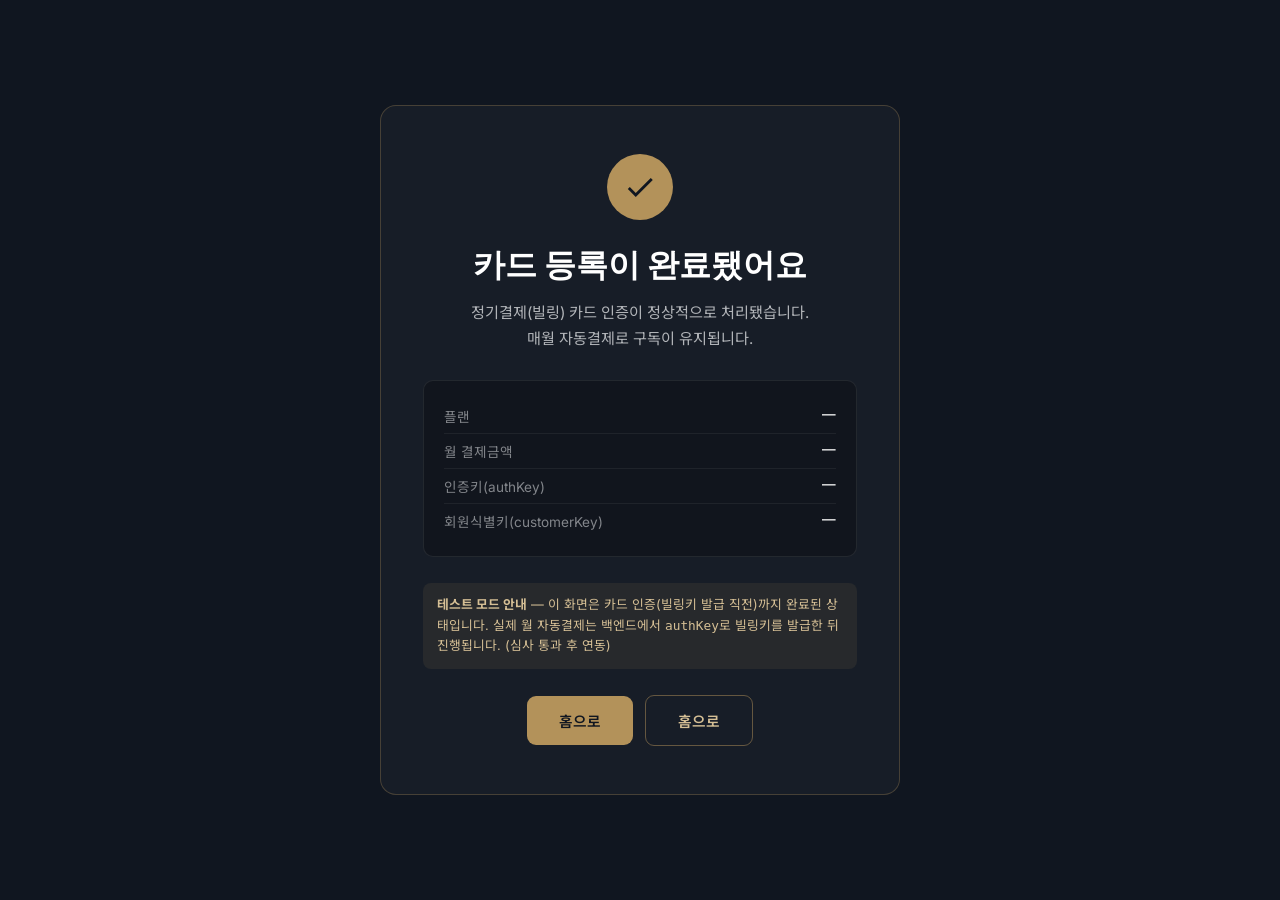
<file: subscribe-success.html>
<!doctype html>
<html lang="ko">
<head>
<meta charset="utf-8">
<meta name="viewport" content="width=device-width,initial-scale=1">
<meta name="robots" content="noindex,nofollow">
<title>AXION · 카드 등록 완료</title>
<link rel="preconnect" href="https://fonts.googleapis.com">
<link rel="preconnect" href="https://fonts.gstatic.com" crossorigin>
<link href="https://fonts.googleapis.com/css2?family=Cormorant+Garamond:wght@500;600&family=Inter:wght@400;500;600&family=Noto+Sans+KR:wght@400;500&display=swap" rel="stylesheet">
<style>
:root{--ink:#101620;--paper:#f4f5f7;--gold:#b3925a;--gold-soft:#d5bf95;
  --serif:'Cormorant Garamond','Georgia',serif;--sans:'Inter','Noto Sans KR',sans-serif;}
*{box-sizing:border-box;margin:0;padding:0}
body{font-family:var(--sans);background:var(--ink);color:var(--paper);min-height:100vh;display:flex;align-items:center;justify-content:center;padding:32px}
.card{max-width:520px;width:100%;background:rgba(255,255,255,.03);border:1px solid rgba(179,146,90,.3);border-radius:16px;padding:48px 42px;text-align:center}
.mark{width:66px;height:66px;margin:0 auto 24px;border-radius:50%;background:var(--gold);display:flex;align-items:center;justify-content:center}
.mark svg{width:34px;height:34px}
h1{font-family:var(--serif);font-weight:600;font-size:2rem;color:#fff;margin-bottom:12px}
.lead{color:rgba(244,245,247,.7);line-height:1.7;font-size:.95rem;margin-bottom:28px}
.info{text-align:left;background:rgba(0,0,0,.25);border:1px solid rgba(255,255,255,.08);border-radius:10px;padding:18px 20px;font-size:.85rem;margin-bottom:26px}
.info .row{display:flex;justify-content:space-between;padding:7px 0;border-bottom:1px solid rgba(255,255,255,.06);gap:16px}
.info .row:last-child{border:0}
.info .k{color:rgba(244,245,247,.5)}
.info .v{color:#fff;font-weight:500;word-break:break-all;text-align:right}
.note{font-size:.8rem;color:var(--gold-soft);background:rgba(179,146,90,.1);border-radius:8px;padding:12px 14px;line-height:1.6;margin-bottom:26px;text-align:left}
.btn{display:inline-block;padding:14px 32px;border-radius:9px;background:var(--gold);color:var(--ink);font-weight:600;text-decoration:none;font-size:.92rem}
.btn.ghost{background:transparent;border:1px solid rgba(179,146,90,.5);color:var(--gold-soft);margin-left:8px}
</style>
</head>
<body>
<div class="card">
  <div class="mark"><svg viewBox="0 0 24 24"><path fill="#101620" d="M9 16.2 4.8 12l-1.4 1.4L9 19 21 7l-1.4-1.4z"/></svg></div>
  <h1>카드 등록이 완료됐어요</h1>
  <p class="lead">정기결제(빌링) 카드 인증이 정상적으로 처리됐습니다.<br>매월 자동결제로 구독이 유지됩니다.</p>

  <div class="info" id="info">
    <div class="row"><span class="k">플랜</span><span class="v" id="vPlan">—</span></div>
    <div class="row"><span class="k">월 결제금액</span><span class="v" id="vAmt">—</span></div>
    <div class="row"><span class="k">인증키(authKey)</span><span class="v" id="vAuth">—</span></div>
    <div class="row"><span class="k">회원식별키(customerKey)</span><span class="v" id="vCust">—</span></div>
  </div>

  <div class="note">
    <b>테스트 모드 안내</b> — 이 화면은 카드 인증(빌링키 발급 직전)까지 완료된 상태입니다.
    실제 월 자동결제는 백엔드에서 <code>authKey</code>로 빌링키를 발급한 뒤 진행됩니다. (심사 통과 후 연동)
  </div>

  <a class="btn" href="index.html">홈으로</a>
  <a class="btn ghost" href="/">홈으로</a>
</div>
<script>
const q = new URLSearchParams(location.search);
const authKey = q.get('authKey');
const customerKey = q.get('customerKey');
document.getElementById('vAuth').textContent = authKey || '—';
document.getElementById('vCust').textContent = customerKey || '—';
try {
  const p = JSON.parse(sessionStorage.getItem('axion_plan') || '{}');
  if (p.name) document.getElementById('vPlan').textContent = p.name;
  if (p.amt)  document.getElementById('vAmt').textContent = p.amt.toLocaleString('ko-KR') + '원 / 월';
} catch(e){}
</script>
</body>
</html>
</file>
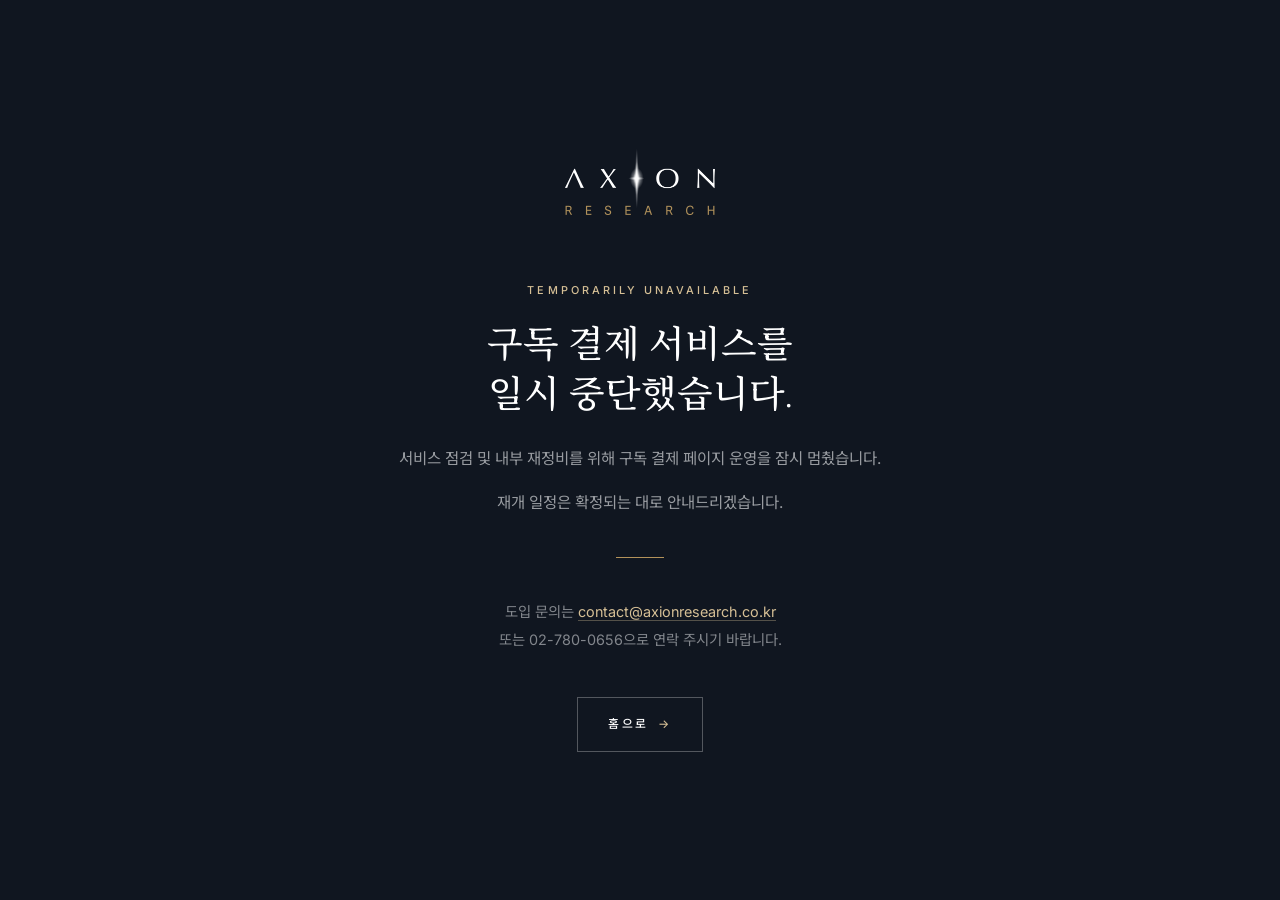
<file: subscribe.html>
<!doctype html>
<html lang="ko">
<head>
<meta charset="utf-8">
<meta name="viewport" content="width=device-width,initial-scale=1">
<title>AXION RESEARCH · 서비스 점검 중</title>
<meta name="robots" content="noindex,nofollow">
<link rel="icon" type="image/png" sizes="32x32" href="/favicon-32.png?v=2" />
<link rel="icon" type="image/png" sizes="256x256" href="/favicon-256.png?v=2" />
<link rel="apple-touch-icon" href="/apple-touch-icon.png?v=2" />
<link rel="preconnect" href="https://fonts.googleapis.com">
<link rel="preconnect" href="https://fonts.gstatic.com" crossorigin>
<link href="https://fonts.googleapis.com/css2?family=Cormorant+Garamond:wght@500;600&family=Inter:wght@400;500&family=Noto+Serif+KR:wght@500&family=Noto+Sans+KR:wght@300;400&display=swap" rel="stylesheet">
<style>
:root{
  --ink:#101620; --paper:#f4f5f7;
  --gold:#b3925a; --gold-soft:#d5bf95;
  --serif:'Cormorant Garamond','Noto Serif KR','Georgia',serif;
  --sans:'Inter','Noto Sans KR','Apple SD Gothic Neo',sans-serif;
}
*{box-sizing:border-box;margin:0;padding:0}
body{
  font-family:var(--sans);background:var(--ink);color:rgba(244,245,247,.72);
  min-height:100vh;display:flex;align-items:center;justify-content:center;
  padding:40px 24px;-webkit-font-smoothing:antialiased;line-height:1.9;
}
.wrap{max-width:560px;text-align:center}
.logo{display:inline-block;margin-bottom:56px}
.logo img{display:block;width:150px;height:auto}
.kicker{
  font-size:.68rem;font-weight:500;letter-spacing:.28em;text-transform:uppercase;
  color:var(--gold-soft);margin-bottom:20px;
}
h1{
  font-family:var(--serif);font-weight:500;color:#fff;
  font-size:clamp(1.7rem,4.5vw,2.3rem);line-height:1.35;margin-bottom:24px;
}
p{font-size:.97rem;color:rgba(244,245,247,.6)}
p+p{margin-top:14px}
.rule{width:48px;height:1px;background:var(--gold);margin:40px auto}
.contact{font-size:.9rem;color:rgba(244,245,247,.5)}
.contact a{color:var(--gold-soft);text-decoration:none;border-bottom:1px solid rgba(213,191,149,.35)}
.contact a:hover{color:#fff;border-color:#fff}
.home{
  display:inline-flex;align-items:center;gap:10px;margin-top:44px;
  padding:15px 30px;border:1px solid rgba(255,255,255,.28);
  color:#fff;text-decoration:none;
  font-size:.74rem;font-weight:500;letter-spacing:.2em;text-transform:uppercase;
  transition:border-color .25s,color .25s;
}
.home:hover{border-color:var(--gold-soft);color:var(--gold-soft)}
.home span{color:var(--gold-soft)}
</style>
</head>
<body>
<main class="wrap">
  <a href="/" class="logo"><img src="logos/axion-wordmark.png?v=1" alt="AXION RESEARCH" width="600" height="266"></a>

  <div class="kicker">Temporarily Unavailable</div>
  <h1>구독 결제 서비스를<br>일시 중단했습니다.</h1>

  <p>서비스 점검 및 내부 재정비를 위해 구독 결제 페이지 운영을 잠시 멈췄습니다.</p>
  <p>재개 일정은 확정되는 대로 안내드리겠습니다.</p>

  <div class="rule"></div>

  <p class="contact">도입 문의는 <a href="mailto:contact@axionresearch.co.kr">contact@axionresearch.co.kr</a><br>또는 02-780-0656으로 연락 주시기 바랍니다.</p>

  <a class="home" href="/">홈으로 <span>&rarr;</span></a>
</main>
</body>
</html>
</file>
